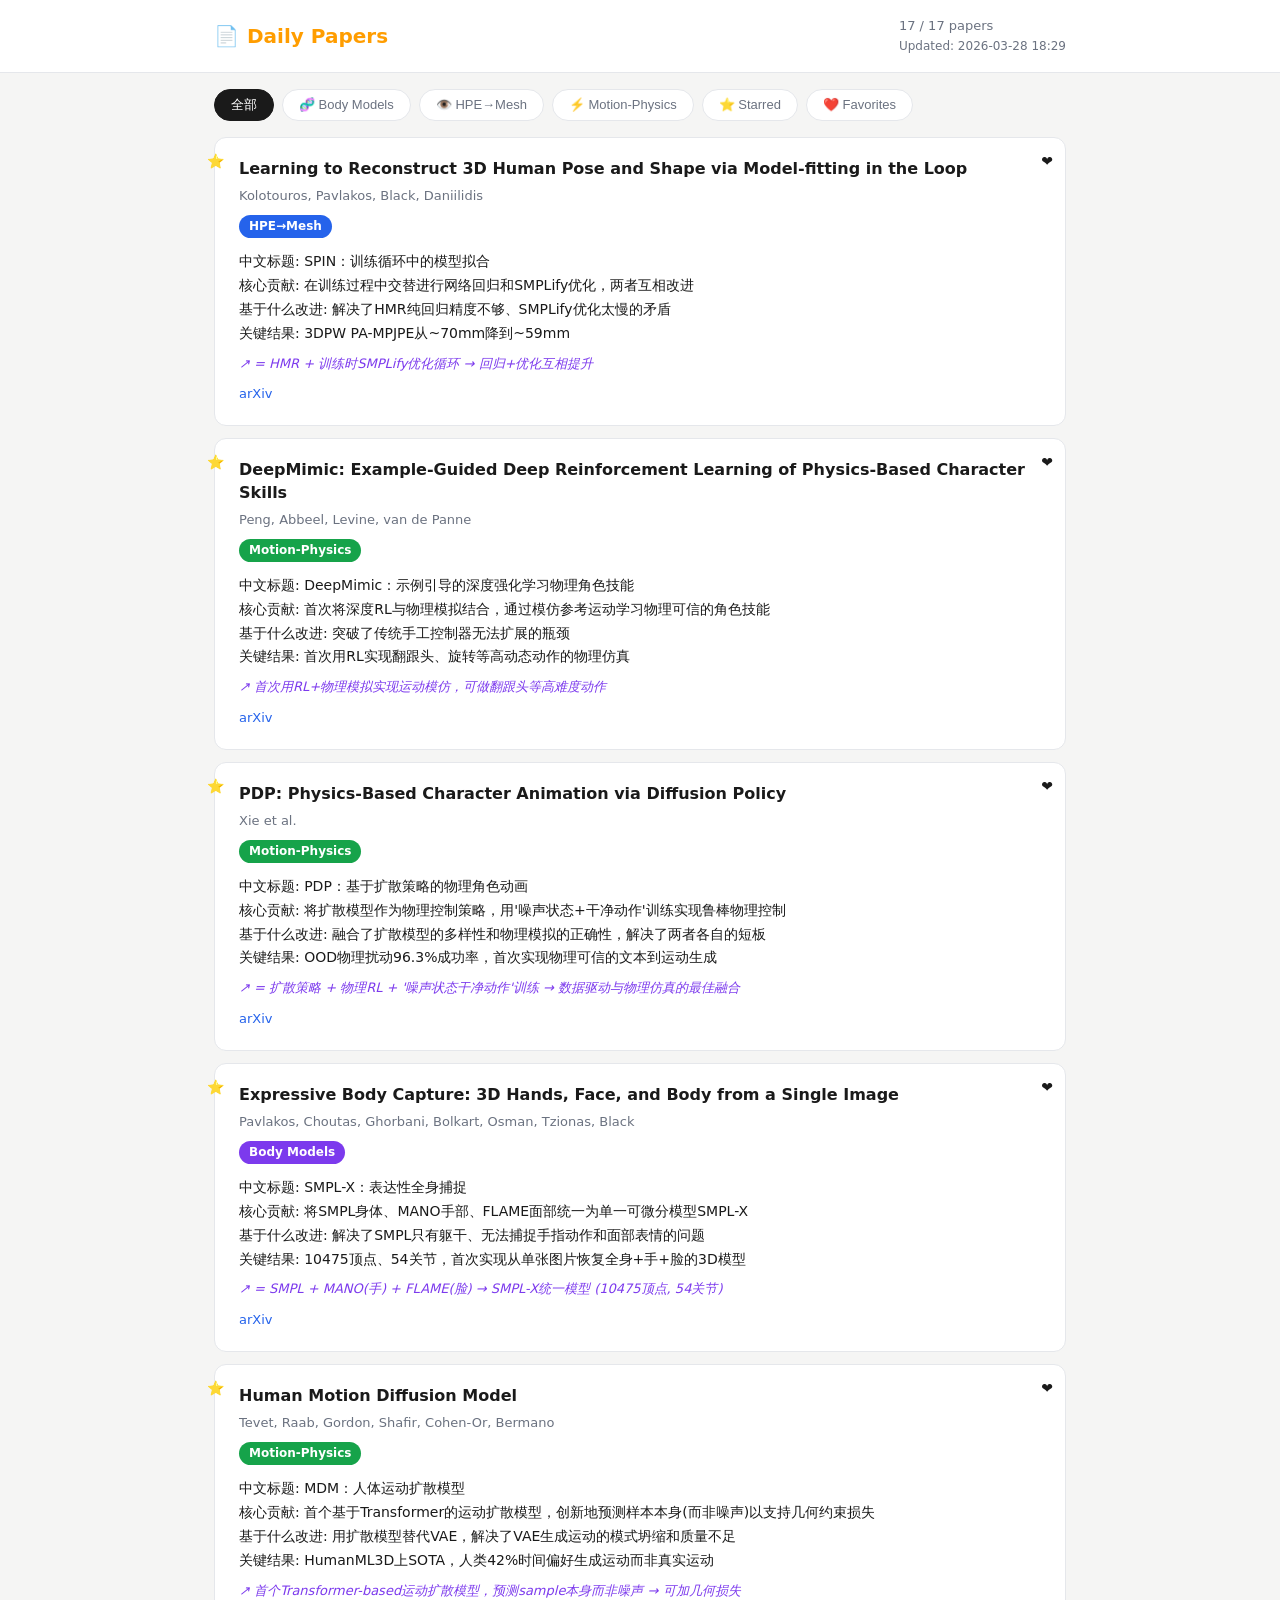
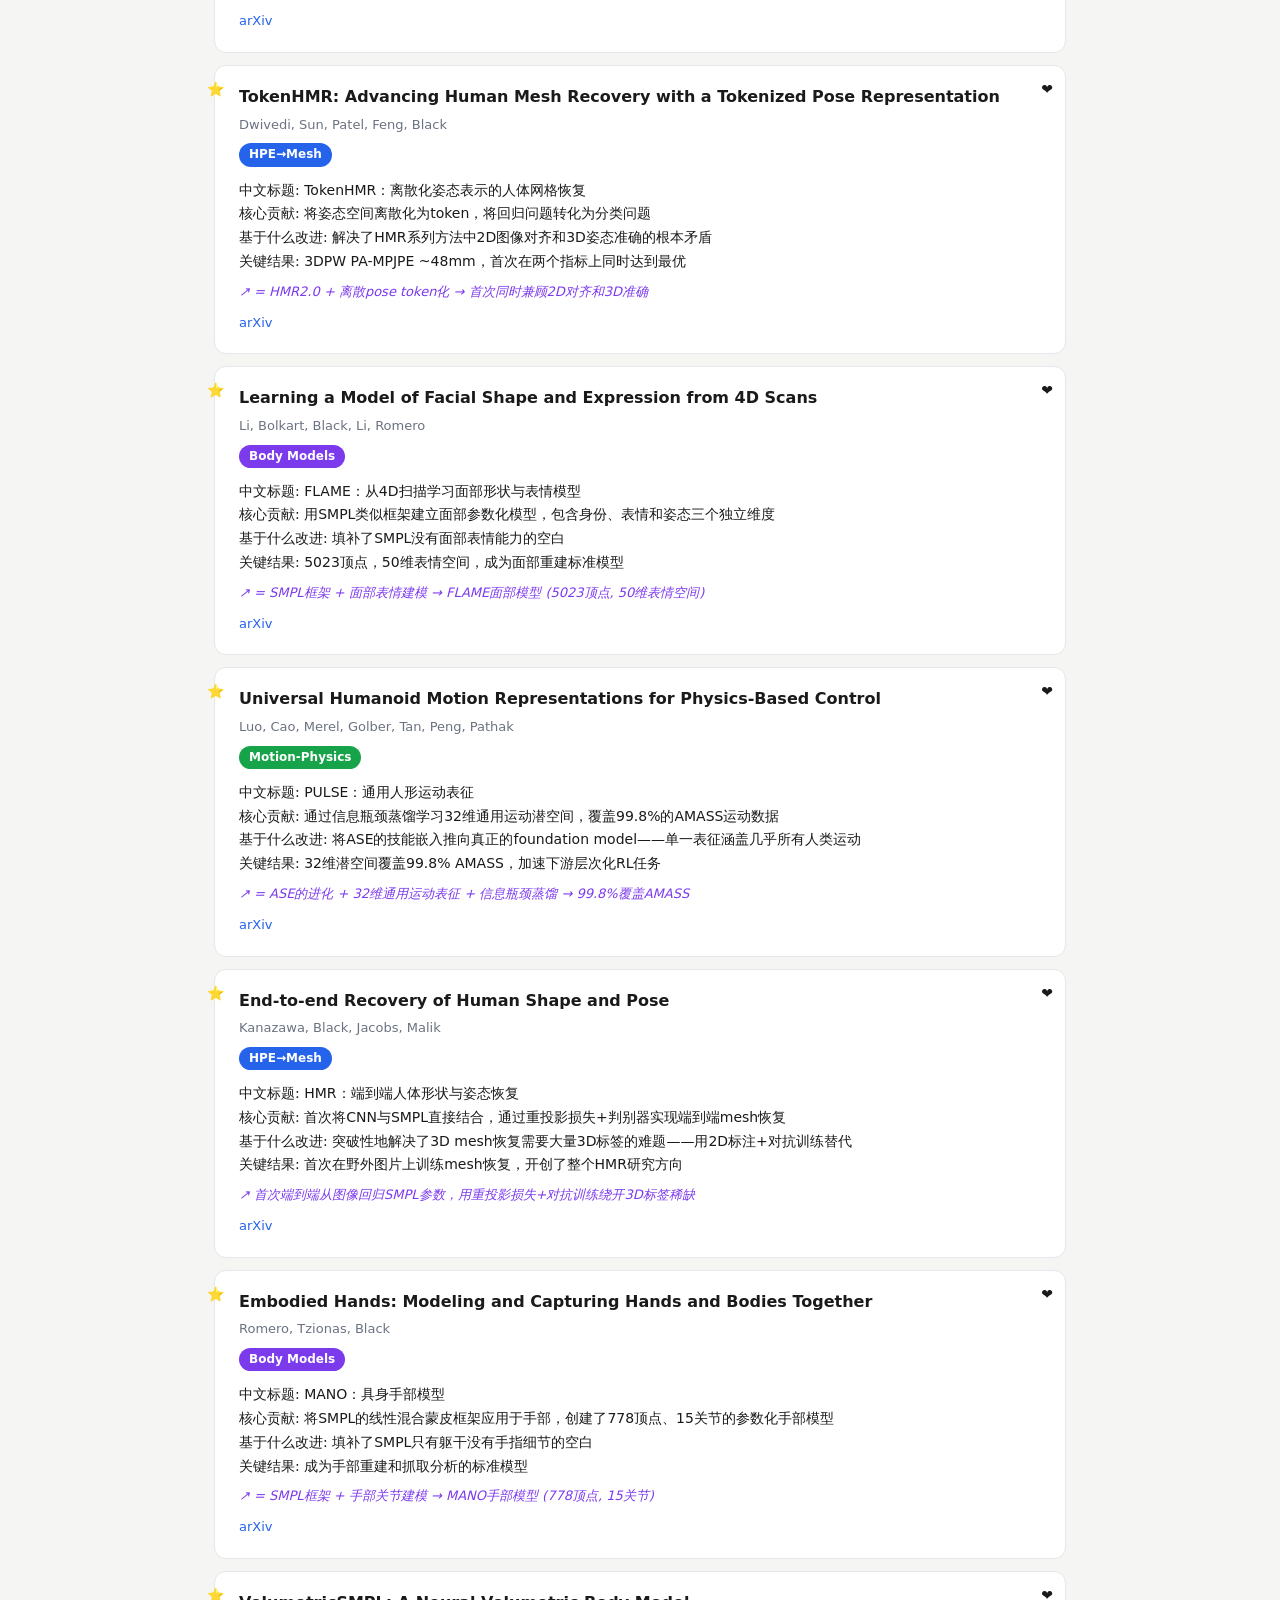
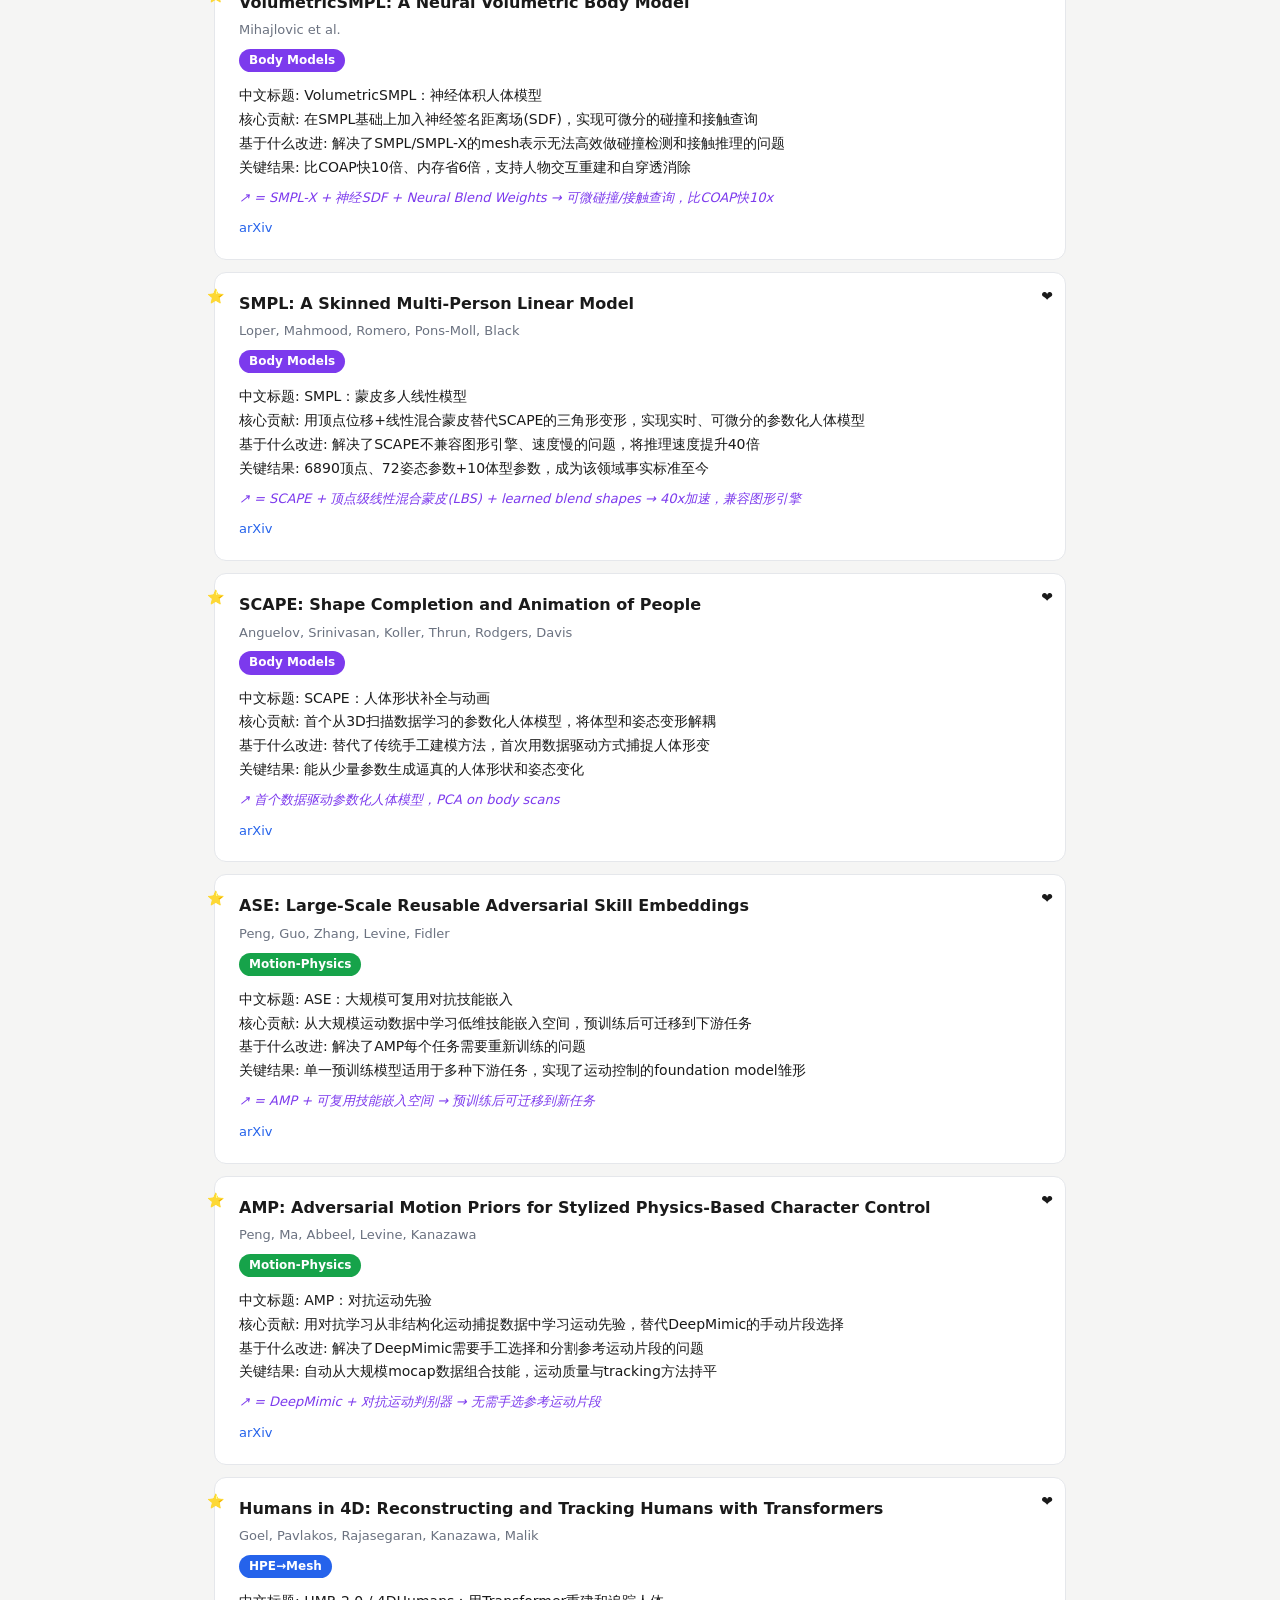
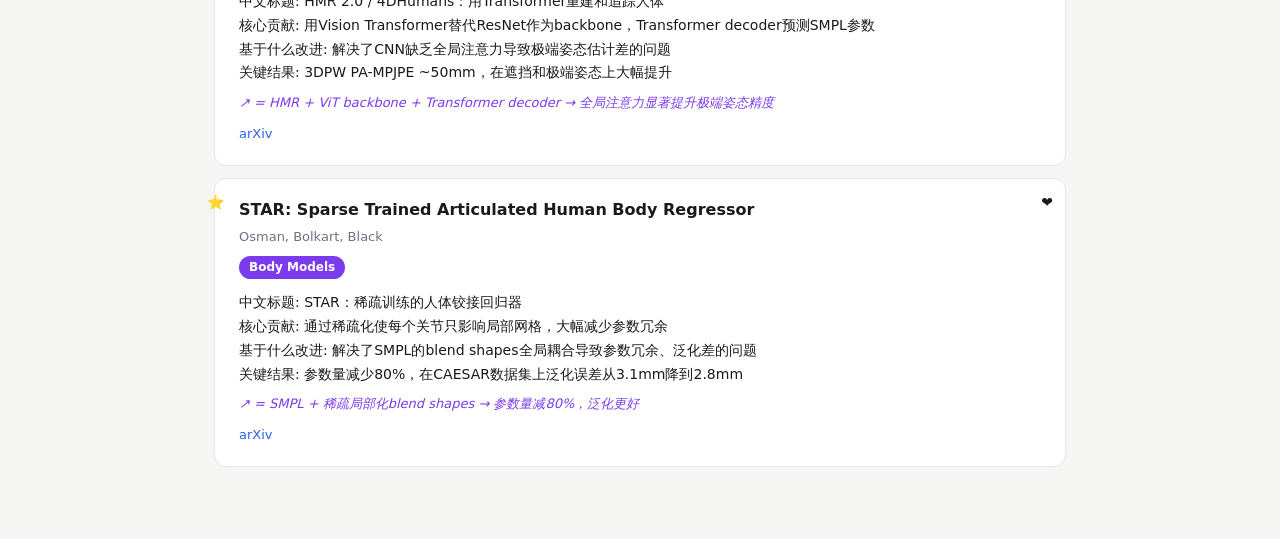
<file: docs/index.html>
<!DOCTYPE html>
<html lang="zh">
<head>
<meta charset="UTF-8">
<meta name="viewport" content="width=device-width,initial-scale=1.0">
<title>Daily Papers - Research Knowledge Base</title>
<style>
:root{--bg:#f5f5f4;--card:#fff;--text:#1a1a1a;--dim:#6b7280;--accent:#ff9d00;--blue:#2563eb;--green:#16a34a;--purple:#7c3aed;--border:#e5e7eb;--tag-bg:#f3f4f6;--r:12px}
*{margin:0;padding:0;box-sizing:border-box}
body{font-family:-apple-system,BlinkMacSystemFont,'Segoe UI',system-ui,sans-serif;background:var(--bg);color:var(--text);line-height:1.6}
.hd{background:#fff;border-bottom:1px solid var(--border);padding:16px 0;position:sticky;top:0;z-index:100}
.hd-in{max-width:900px;margin:0 auto;padding:0 24px;display:flex;align-items:center;justify-content:space-between}
.logo{font-size:20px;font-weight:700;display:flex;align-items:center;gap:8px}
.logo span{color:var(--accent)}
.stats{font-size:13px;color:var(--dim)}
.updated{font-size:12px;color:var(--dim)}
.fl{max-width:900px;margin:16px auto;padding:0 24px;display:flex;gap:8px;flex-wrap:wrap}
.fb{padding:6px 16px;border-radius:20px;border:1px solid var(--border);background:#fff;font-size:13px;cursor:pointer;transition:all .15s;color:var(--dim)}
.fb:hover{border-color:var(--accent);color:var(--text)}
.fb.on{background:var(--text);color:#fff;border-color:var(--text)}
.pl{max-width:900px;margin:0 auto;padding:0 24px 60px}
.pc{background:var(--card);border:1px solid var(--border);border-radius:var(--r);padding:20px 24px;margin-bottom:12px;transition:all .15s;position:relative}
.pc:hover{border-color:#d1d5db;box-shadow:0 2px 8px rgba(0,0,0,.04)}
.pt{font-size:16px;font-weight:600;color:var(--text);text-decoration:none;line-height:1.4;display:block}
.pt:hover{color:var(--blue)}
.pm{margin-top:6px;font-size:13px;color:var(--dim)}
.tags{margin-top:8px;display:flex;gap:6px;flex-wrap:wrap}
.tg{padding:2px 10px;border-radius:12px;font-size:12px;font-weight:500}
.tl{color:#fff;font-weight:600}
.tl.bm{background:var(--purple)}.tl.hm{background:var(--blue)}.tl.mp{background:var(--green)}.tl.ot{background:var(--dim)}
.tk{background:var(--tag-bg);color:var(--dim)}
.ps{margin-top:12px;font-size:14px;color:var(--text);white-space:pre-line;line-height:1.7}
.pe{margin-top:8px;font-size:13px;color:var(--purple);font-style:italic}
.lk{margin-top:10px;display:flex;gap:12px}
.lk a{font-size:13px;color:var(--blue);text-decoration:none}
.lk a:hover{text-decoration:underline}
.star::before{content:"\2B50";position:absolute;top:12px;left:-8px;font-size:14px}
.fav::after{content:"\2764\FE0F";position:absolute;top:12px;right:12px;font-size:14px}
.empty{text-align:center;padding:60px;color:var(--dim)}
</style>
</head>
<body>
<div class="hd"><div class="hd-in">
  <div class="logo">📄 <span>Daily Papers</span></div>
  <div><div class="stats" id="stats"></div><div class="updated">Updated: 2026-03-28 18:29</div></div>
</div></div>
<div class="fl" id="fl">
  <button class="fb on" data-f="all">全部</button>
  <button class="fb" data-f="Body Models">🧬 Body Models</button>
  <button class="fb" data-f="HPE→Mesh">👁️ HPE→Mesh</button>
  <button class="fb" data-f="Motion-Physics">⚡ Motion-Physics</button>
  <button class="fb" data-f="starred">⭐ Starred</button>
  <button class="fb" data-f="favorites">❤️ Favorites</button>
</div>
<div class="pl" id="pl"></div>
<script>
const D=[{"title": "Learning to Reconstruct 3D Human Pose and Shape via Model-fitting in the Loop", "authors": "Kolotouros, Pavlakos, Black, Daniilidis", "summary": "中文标题: SPIN：训练循环中的模型拟合\n 核心贡献: 在训练过程中交替进行网络回归和SMPLify优化，两者互相改进\n 基于什么改进: 解决了HMR纯回归精度不够、SMPLify优化太慢的矛盾\n 关键结果: 3DPW PA-MPJPE从~70mm降到~59mm", "research_line": "HPE→Mesh", "evolution_note": "= HMR + 训练时SMPLify优化循环 → 回归+优化互相提升", "keywords": [], "date": "", "arxiv_url": "https://arxiv.org/abs/1909.12828", "pdf_url": null, "starred": true, "favorite": true}, {"title": "DeepMimic: Example-Guided Deep Reinforcement Learning of Physics-Based Character Skills", "authors": "Peng, Abbeel, Levine, van de Panne", "summary": "中文标题: DeepMimic：示例引导的深度强化学习物理角色技能\n 核心贡献: 首次将深度RL与物理模拟结合，通过模仿参考运动学习物理可信的角色技能\n 基于什么改进: 突破了传统手工控制器无法扩展的瓶颈\n 关键结果: 首次用RL实现翻跟头、旋转等高动态动作的物理仿真", "research_line": "Motion-Physics", "evolution_note": "首次用RL+物理模拟实现运动模仿，可做翻跟头等高难度动作", "keywords": [], "date": "", "arxiv_url": "https://arxiv.org/abs/1804.02717", "pdf_url": null, "starred": true, "favorite": true}, {"title": "PDP: Physics-Based Character Animation via Diffusion Policy", "authors": "Xie et al.", "summary": "中文标题: PDP：基于扩散策略的物理角色动画\n 核心贡献: 将扩散模型作为物理控制策略，用'噪声状态+干净动作'训练实现鲁棒物理控制\n 基于什么改进: 融合了扩散模型的多样性和物理模拟的正确性，解决了两者各自的短板\n 关键结果: OOD物理扰动96.3%成功率，首次实现物理可信的文本到运动生成", "research_line": "Motion-Physics", "evolution_note": "= 扩散策略 + 物理RL + '噪声状态干净动作'训练 → 数据驱动与物理仿真的最佳融合", "keywords": [], "date": "", "arxiv_url": "https://arxiv.org/abs/2406.00960", "pdf_url": null, "starred": true, "favorite": true}, {"title": "Expressive Body Capture: 3D Hands, Face, and Body from a Single Image", "authors": "Pavlakos, Choutas, Ghorbani, Bolkart, Osman, Tzionas, Black", "summary": "中文标题: SMPL-X：表达性全身捕捉\n 核心贡献: 将SMPL身体、MANO手部、FLAME面部统一为单一可微分模型SMPL-X\n 基于什么改进: 解决了SMPL只有躯干、无法捕捉手指动作和面部表情的问题\n 关键结果: 10475顶点、54关节，首次实现从单张图片恢复全身+手+脸的3D模型", "research_line": "Body Models", "evolution_note": "= SMPL + MANO(手) + FLAME(脸) → SMPL-X统一模型 (10475顶点, 54关节)", "keywords": [], "date": "", "arxiv_url": "https://arxiv.org/abs/1904.05866", "pdf_url": null, "starred": true, "favorite": true}, {"title": "Human Motion Diffusion Model", "authors": "Tevet, Raab, Gordon, Shafir, Cohen-Or, Bermano", "summary": "中文标题: MDM：人体运动扩散模型\n 核心贡献: 首个基于Transformer的运动扩散模型，创新地预测样本本身(而非噪声)以支持几何约束损失\n 基于什么改进: 用扩散模型替代VAE，解决了VAE生成运动的模式坍缩和质量不足\n 关键结果: HumanML3D上SOTA，人类42%时间偏好生成运动而非真实运动", "research_line": "Motion-Physics", "evolution_note": "首个Transformer-based运动扩散模型，预测sample本身而非噪声 → 可加几何损失", "keywords": [], "date": "", "arxiv_url": "https://arxiv.org/abs/2209.14916", "pdf_url": null, "starred": true, "favorite": true}, {"title": "TokenHMR: Advancing Human Mesh Recovery with a Tokenized Pose Representation", "authors": "Dwivedi, Sun, Patel, Feng, Black", "summary": "中文标题: TokenHMR：离散化姿态表示的人体网格恢复\n 核心贡献: 将姿态空间离散化为token，将回归问题转化为分类问题\n 基于什么改进: 解决了HMR系列方法中2D图像对齐和3D姿态准确的根本矛盾\n 关键结果: 3DPW PA-MPJPE ~48mm，首次在两个指标上同时达到最优", "research_line": "HPE→Mesh", "evolution_note": "= HMR2.0 + 离散pose token化 → 首次同时兼顾2D对齐和3D准确", "keywords": [], "date": "", "arxiv_url": "https://arxiv.org/abs/2404.16752", "pdf_url": null, "starred": true, "favorite": true}, {"title": "Learning a Model of Facial Shape and Expression from 4D Scans", "authors": "Li, Bolkart, Black, Li, Romero", "summary": "中文标题: FLAME：从4D扫描学习面部形状与表情模型\n 核心贡献: 用SMPL类似框架建立面部参数化模型，包含身份、表情和姿态三个独立维度\n 基于什么改进: 填补了SMPL没有面部表情能力的空白\n 关键结果: 5023顶点，50维表情空间，成为面部重建标准模型", "research_line": "Body Models", "evolution_note": "= SMPL框架 + 面部表情建模 → FLAME面部模型 (5023顶点, 50维表情空间)", "keywords": [], "date": "", "arxiv_url": "https://flame.is.tue.mpg.de/", "pdf_url": null, "starred": true, "favorite": true}, {"title": "Universal Humanoid Motion Representations for Physics-Based Control", "authors": "Luo, Cao, Merel, Golber, Tan, Peng, Pathak", "summary": "中文标题: PULSE：通用人形运动表征\n 核心贡献: 通过信息瓶颈蒸馏学习32维通用运动潜空间，覆盖99.8%的AMASS运动数据\n 基于什么改进: 将ASE的技能嵌入推向真正的foundation model——单一表征涵盖几乎所有人类运动\n 关键结果: 32维潜空间覆盖99.8% AMASS，加速下游层次化RL任务", "research_line": "Motion-Physics", "evolution_note": "= ASE的进化 + 32维通用运动表征 + 信息瓶颈蒸馏 → 99.8%覆盖AMASS", "keywords": [], "date": "", "arxiv_url": "https://arxiv.org/abs/2310.04582", "pdf_url": null, "starred": true, "favorite": true}, {"title": "End-to-end Recovery of Human Shape and Pose", "authors": "Kanazawa, Black, Jacobs, Malik", "summary": "中文标题: HMR：端到端人体形状与姿态恢复\n 核心贡献: 首次将CNN与SMPL直接结合，通过重投影损失+判别器实现端到端mesh恢复\n 基于什么改进: 突破性地解决了3D mesh恢复需要大量3D标签的难题——用2D标注+对抗训练替代\n 关键结果: 首次在野外图片上训练mesh恢复，开创了整个HMR研究方向", "research_line": "HPE→Mesh", "evolution_note": "首次端到端从图像回归SMPL参数，用重投影损失+对抗训练绕开3D标签稀缺", "keywords": [], "date": "", "arxiv_url": "https://arxiv.org/abs/1712.06584", "pdf_url": null, "starred": true, "favorite": true}, {"title": "Embodied Hands: Modeling and Capturing Hands and Bodies Together", "authors": "Romero, Tzionas, Black", "summary": "中文标题: MANO：具身手部模型\n 核心贡献: 将SMPL的线性混合蒙皮框架应用于手部，创建了778顶点、15关节的参数化手部模型\n 基于什么改进: 填补了SMPL只有躯干没有手指细节的空白\n 关键结果: 成为手部重建和抓取分析的标准模型", "research_line": "Body Models", "evolution_note": "= SMPL框架 + 手部关节建模 → MANO手部模型 (778顶点, 15关节)", "keywords": [], "date": "", "arxiv_url": "https://mano.is.tue.mpg.de/", "pdf_url": null, "starred": true, "favorite": true}, {"title": "VolumetricSMPL: A Neural Volumetric Body Model", "authors": "Mihajlovic et al.", "summary": "中文标题: VolumetricSMPL：神经体积人体模型\n 核心贡献: 在SMPL基础上加入神经签名距离场(SDF)，实现可微分的碰撞和接触查询\n 基于什么改进: 解决了SMPL/SMPL-X的mesh表示无法高效做碰撞检测和接触推理的问题\n 关键结果: 比COAP快10倍、内存省6倍，支持人物交互重建和自穿透消除", "research_line": "Body Models", "evolution_note": "= SMPL-X + 神经SDF + Neural Blend Weights → 可微碰撞/接触查询，比COAP快10x", "keywords": [], "date": "", "arxiv_url": "https://arxiv.org/abs/2506.23236", "pdf_url": null, "starred": true, "favorite": true}, {"title": "SMPL: A Skinned Multi-Person Linear Model", "authors": "Loper, Mahmood, Romero, Pons-Moll, Black", "summary": "中文标题: SMPL：蒙皮多人线性模型\n 核心贡献: 用顶点位移+线性混合蒙皮替代SCAPE的三角形变形，实现实时、可微分的参数化人体模型\n 基于什么改进: 解决了SCAPE不兼容图形引擎、速度慢的问题，将推理速度提升40倍\n 关键结果: 6890顶点、72姿态参数+10体型参数，成为该领域事实标准至今", "research_line": "Body Models", "evolution_note": "= SCAPE + 顶点级线性混合蒙皮(LBS) + learned blend shapes → 40x加速，兼容图形引擎", "keywords": [], "date": "", "arxiv_url": "https://arxiv.org/abs/1612.03828", "pdf_url": null, "starred": true, "favorite": true}, {"title": "SCAPE: Shape Completion and Animation of People", "authors": "Anguelov, Srinivasan, Koller, Thrun, Rodgers, Davis", "summary": "中文标题: SCAPE：人体形状补全与动画\n 核心贡献: 首个从3D扫描数据学习的参数化人体模型，将体型和姿态变形解耦\n 基于什么改进: 替代了传统手工建模方法，首次用数据驱动方式捕捉人体形变\n 关键结果: 能从少量参数生成逼真的人体形状和姿态变化", "research_line": "Body Models", "evolution_note": "首个数据驱动参数化人体模型，PCA on body scans", "keywords": [], "date": "", "arxiv_url": "https://dl.acm.org/doi/10.1145/1073204.1073207", "pdf_url": null, "starred": true, "favorite": true}, {"title": "ASE: Large-Scale Reusable Adversarial Skill Embeddings", "authors": "Peng, Guo, Zhang, Levine, Fidler", "summary": "中文标题: ASE：大规模可复用对抗技能嵌入\n 核心贡献: 从大规模运动数据中学习低维技能嵌入空间，预训练后可迁移到下游任务\n 基于什么改进: 解决了AMP每个任务需要重新训练的问题\n 关键结果: 单一预训练模型适用于多种下游任务，实现了运动控制的foundation model雏形", "research_line": "Motion-Physics", "evolution_note": "= AMP + 可复用技能嵌入空间 → 预训练后可迁移到新任务", "keywords": [], "date": "", "arxiv_url": "https://arxiv.org/abs/2205.01906", "pdf_url": null, "starred": true, "favorite": true}, {"title": "AMP: Adversarial Motion Priors for Stylized Physics-Based Character Control", "authors": "Peng, Ma, Abbeel, Levine, Kanazawa", "summary": "中文标题: AMP：对抗运动先验\n 核心贡献: 用对抗学习从非结构化运动捕捉数据中学习运动先验，替代DeepMimic的手动片段选择\n 基于什么改进: 解决了DeepMimic需要手工选择和分割参考运动片段的问题\n 关键结果: 自动从大规模mocap数据组合技能，运动质量与tracking方法持平", "research_line": "Motion-Physics", "evolution_note": "= DeepMimic + 对抗运动判别器 → 无需手选参考运动片段", "keywords": [], "date": "", "arxiv_url": "https://arxiv.org/abs/2104.02180", "pdf_url": null, "starred": true, "favorite": true}, {"title": "Humans in 4D: Reconstructing and Tracking Humans with Transformers", "authors": "Goel, Pavlakos, Rajasegaran, Kanazawa, Malik", "summary": "中文标题: HMR 2.0 / 4DHumans：用Transformer重建和追踪人体\n 核心贡献: 用Vision Transformer替代ResNet作为backbone，Transformer decoder预测SMPL参数\n 基于什么改进: 解决了CNN缺乏全局注意力导致极端姿态估计差的问题\n 关键结果: 3DPW PA-MPJPE ~50mm，在遮挡和极端姿态上大幅提升", "research_line": "HPE→Mesh", "evolution_note": "= HMR + ViT backbone + Transformer decoder → 全局注意力显著提升极端姿态精度", "keywords": [], "date": "", "arxiv_url": "https://arxiv.org/abs/2305.20091", "pdf_url": null, "starred": true, "favorite": true}, {"title": "STAR: Sparse Trained Articulated Human Body Regressor", "authors": "Osman, Bolkart, Black", "summary": "中文标题: STAR：稀疏训练的人体铰接回归器\n 核心贡献: 通过稀疏化使每个关节只影响局部网格，大幅减少参数冗余\n 基于什么改进: 解决了SMPL的blend shapes全局耦合导致参数冗余、泛化差的问题\n 关键结果: 参数量减少80%，在CAESAR数据集上泛化误差从3.1mm降到2.8mm", "research_line": "Body Models", "evolution_note": "= SMPL + 稀疏局部化blend shapes → 参数量减80%，泛化更好", "keywords": [], "date": "", "arxiv_url": "https://arxiv.org/abs/2008.08535", "pdf_url": null, "starred": true, "favorite": true}];
let cf='all';
function render(){
  let p=D;
  if(cf==='starred')p=p.filter(x=>x.starred);
  else if(cf==='favorites')p=p.filter(x=>x.favorite);
  else if(cf!=='all')p=p.filter(x=>x.research_line===cf);
  document.getElementById('stats').textContent=p.length+' / '+D.length+' papers';
  if(!p.length){document.getElementById('pl').innerHTML='<div class="empty">暂无论文</div>';return}
  document.getElementById('pl').innerHTML=p.map(card).join('');
}
function card(p){
  const lc={'Body Models':'bm','HPE→Mesh':'hm','Motion-Physics':'mp'}[p.research_line]||'ot';
  const kw=p.keywords.slice(0,4).map(k=>'<span class="tg tk">'+k+'</span>').join('');
  const lt=p.research_line?'<span class="tg tl '+lc+'">'+p.research_line+'</span>':'';
  const s=p.summary||'';
  const sc=p.starred?'star':'';
  const fc=p.favorite?'fav':'';
  return '<div class="pc '+sc+' '+fc+'">'+
    '<a class="pt" href="'+p.arxiv_url+'" target="_blank">'+p.title+'</a>'+
    '<div class="pm">'+p.authors+(p.date?' · '+p.date:'')+'</div>'+
    '<div class="tags">'+lt+kw+'</div>'+
    (s?'<div class="ps">'+s+'</div>':'')+
    (p.evolution_note?'<div class="pe">↗ '+p.evolution_note+'</div>':'')+
    '<div class="lk">'+(p.arxiv_url?'<a href="'+p.arxiv_url+'" target="_blank">arXiv</a>':'')+(p.pdf_url?'<a href="'+p.pdf_url+'" target="_blank">PDF</a>':'')+'</div>'+
    '</div>';
}
document.getElementById('fl').onclick=e=>{
  if(!e.target.classList.contains('fb'))return;
  document.querySelectorAll('.fb').forEach(b=>b.classList.remove('on'));
  e.target.classList.add('on');
  cf=e.target.dataset.f;
  render();
};
render();
</script>
</body>
</html>
</file>
